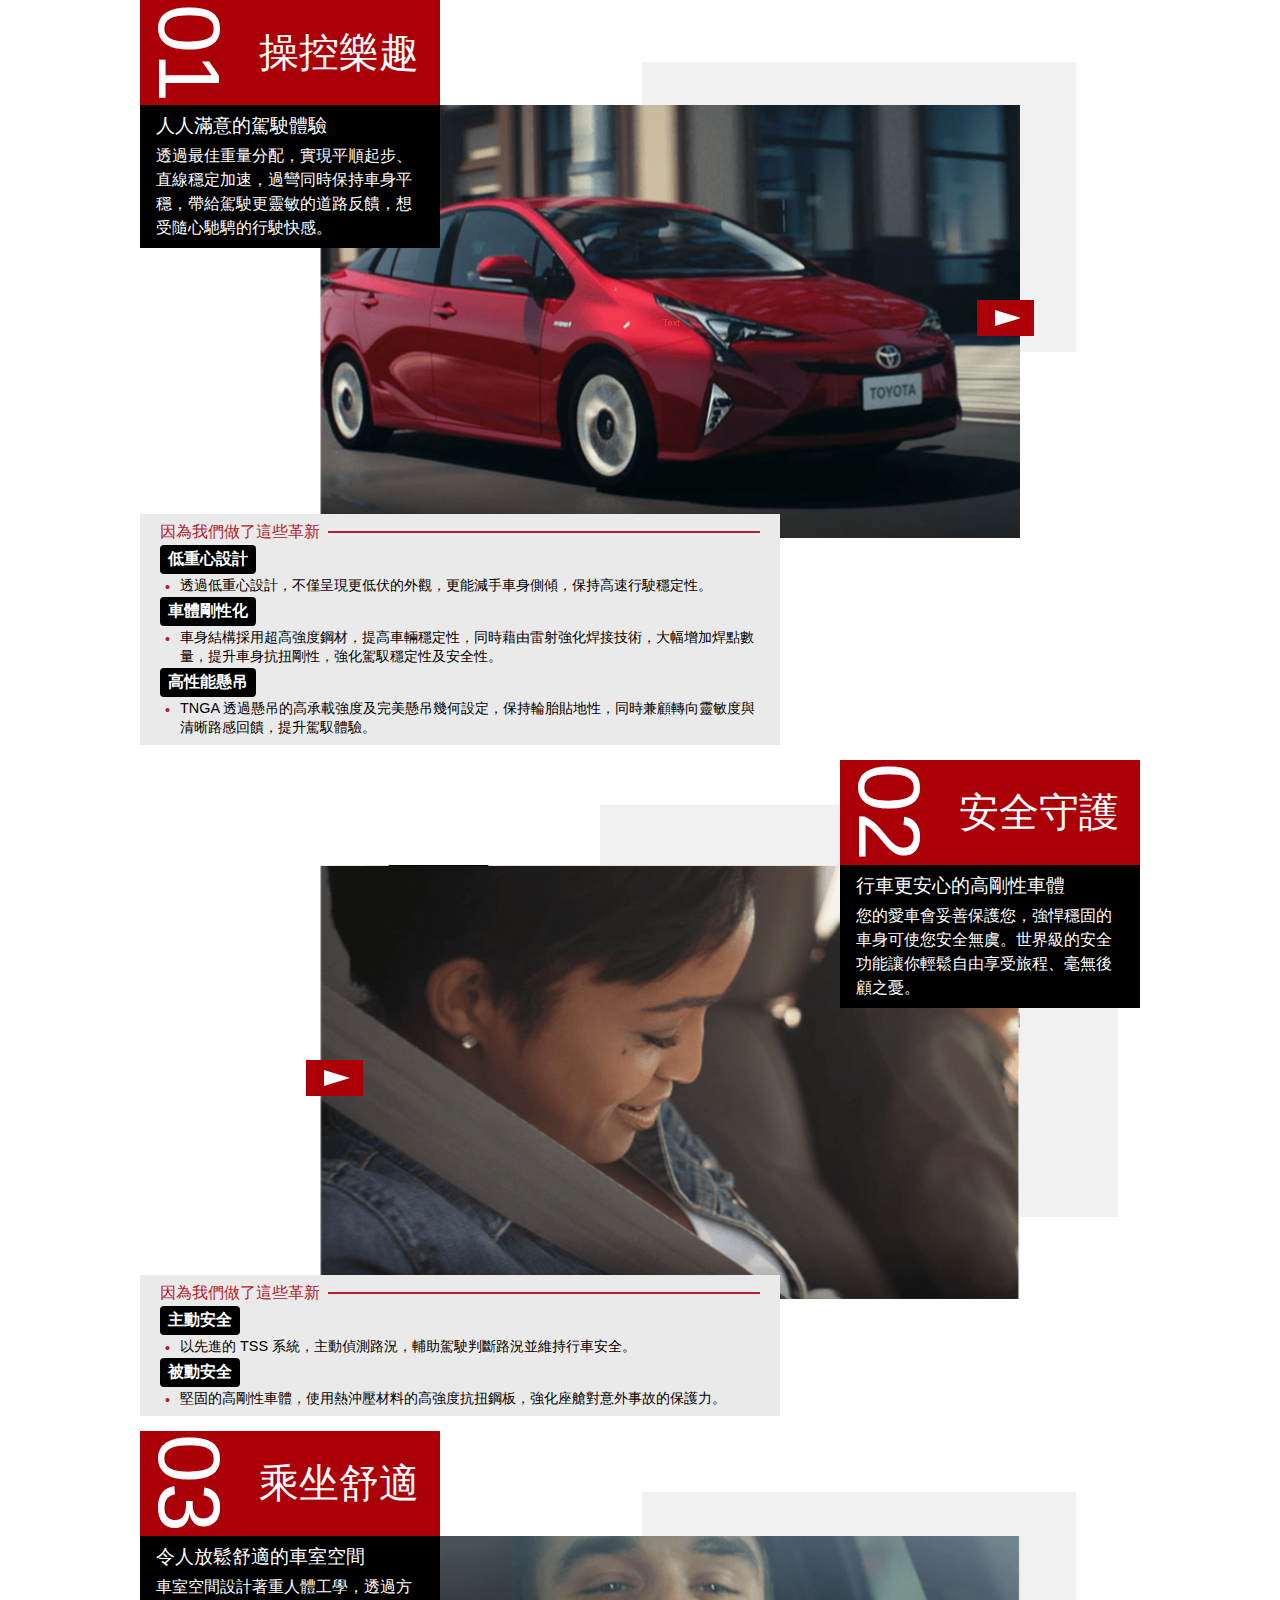
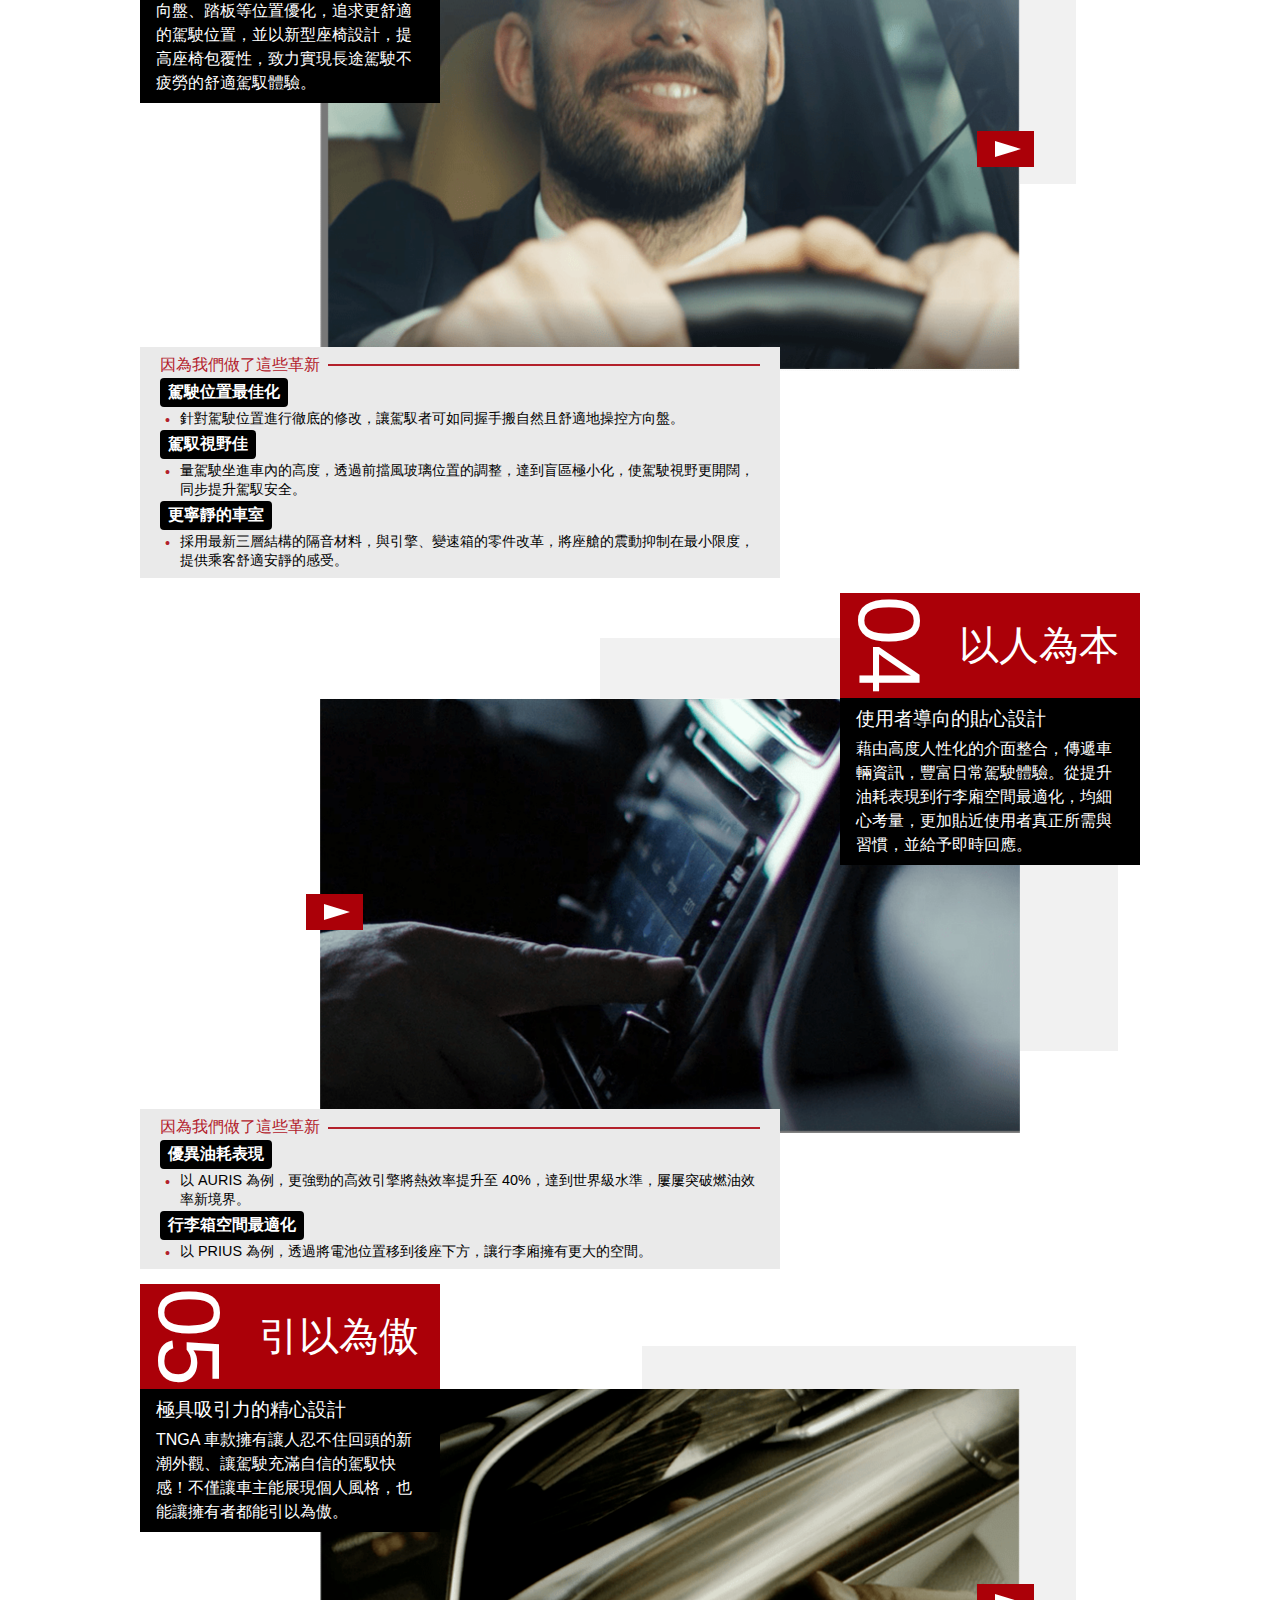
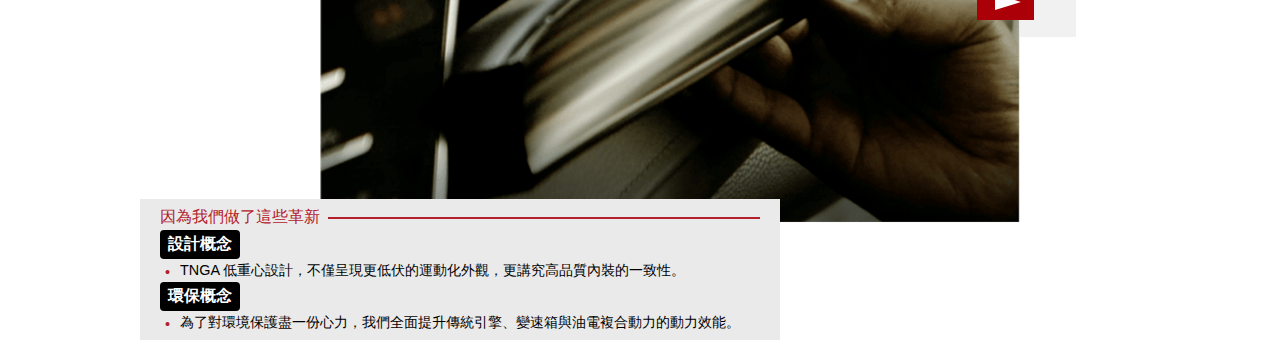
<file: index.html>
<!DOCTYPE html>
<html lang="en">

<head>
  <meta charset="UTF-8">
  <meta name="viewport" content="width=device-width, initial-scale=1.0">
  <title>HW-Toyota-RWD</title>

  <!-- Grid CSS -->
  <link rel="stylesheet" href="css/grid.css">

  <!-- Custom CSS -->
  <link rel="stylesheet" href="css/style.css">
</head>

<body>

  <!-- section 01 -->
  <section class="section-block">
    <div class="container">
      <div class="row">
        <div class="offset-1 offset-lg-1"></div>
        <div class="info col-9 col-lg-3">
          <div class="main-title">
            <span>01</span>
            <span>操控樂趣</span>
          </div>
          <div class="main-desc">
            <span>人人滿意的駕駛體驗</span>
            <p>透過最佳重量分配，實現平順起步、直線穩定加速，過彎同時保持車身平穩，帶給駕駛更靈敏的道路反饋，想受隨心馳騁的行駛快感。</p>
          </div>
        </div>
      </div>

      <div class="row">
        <div class="offset-1 offset-lg-1"></div>
        <div class="movie col-9 col-lg-7">
          <img src=" images/car01.png" alt="">
          <div class="play-button">
            <div class="play-icon"></div>
          </div>
        </div>
      </div>

      <div class="row">
        <div class="col-1 col-lg-1"></div>
        <div class="revolution col-9 col-lg-6">
          <span>因為我們做了這些革新</span>
          <h4>低重心設計</h4>
          <p>透過低重心設計，不僅呈現更低伏的外觀，更能減手車身側傾，保持高速行駛穩定性。</p>
          <h4>車體剛性化</h4>
          <p>車身結構採用超高強度鋼材，提高車輛穩定性，同時藉由雷射強化焊接技術，大幅增加焊點數量，提升車身抗扭剛性，強化駕馭穩定性及安全性。</p>
          <h4>高性能懸吊</h4>
          <p>TNGA 透過懸吊的高承載強度及完美懸吊幾何設定，保持輪胎貼地性，同時兼顧轉向靈敏度與清晰路感回饋，提升駕馭體驗。</p>
        </div>
      </div>
    </div>
  </section>

  <!-- section 02 -->
  <section class="section-block">
    <div class="container">
      <div class="row">
        <div class="col-1 col-lg-8"></div>
        <div class="info col-9 col-lg-3">
          <div class="main-title">
            <span>02</span>
            <span>安全守護</span>
          </div>
          <div class="main-desc">
            <span>行車更安心的高剛性車體</span>
            <p>您的愛車會妥善保護您，強悍穩固的車身可使您安全無虞。世界級的安全功能讓你輕鬆自由享受旅程、毫無後顧之憂。</p>
          </div>
        </div>
      </div>

      <div class="row">
        <div class="col-1"></div>
        <div class="movie col-9 col-lg-7">
          <img src="images/car02.png" alt="">
          <div class="play-button">
            <div class="play-icon"></div>
          </div>
        </div>
      </div>

      <div class="row">
        <div class="col-1 col-lg-1"></div>
        <div class="revolution col-9 col-lg-6">
          <span>因為我們做了這些革新</span>
          <h4>主動安全</h4>
          <p>以先進的 TSS 系統，主動偵測路況，輔助駕駛判斷路況並維持行車安全。</p>
          <h4>被動安全</h4>
          <p>堅固的高剛性車體，使用熱沖壓材料的高強度抗扭鋼板，強化座艙對意外事故的保護力。</p>
        </div>
      </div>

    </div>
  </section>

  <!-- section 03 -->
  <section class="section-block">
    <div class="container">
      <div class="row">
        <div class="col-1 col-lg-1"></div>
        <div class="info col-9 col-lg-3">
          <div class="main-title">
            <span>03</span>
            <span>乘坐舒適</span>
          </div>
          <div class="main-desc">
            <span>令人放鬆舒適的車室空間</span>
            <p>車室空間設計著重人體工學，透過方向盤、踏板等位置優化，追求更舒適的駕駛位置，並以新型座椅設計，提高座椅包覆性，致力實現長途駕駛不疲勞的舒適駕馭體驗。</p>
          </div>
        </div>
      </div>

      <div class="row">
        <div class="col-1 col-lg-1"></div>
        <div class="movie col-9 col-lg-7">
          <img src="images/car03.png" alt="">
          <div class="play-button">
            <div class="play-icon"></div>
          </div>
        </div>
      </div>

      <div class="row">
        <div class="col-1 col-lg-1"></div>
        <div class="revolution col-9 col-lg-6">
          <span>因為我們做了這些革新</span>
          <h4>駕駛位置最佳化</h4>
          <p>針對駕駛位置進行徹底的修改，讓駕馭者可如同握手搬自然且舒適地操控方向盤。</p>
          <h4>駕馭視野佳</h4>
          <p>量駕駛坐進車內的高度，透過前擋風玻璃位置的調整，達到盲區極小化，使駕駛視野更開闊，同步提升駕馭安全。</p>
          <h4>更寧靜的車室</h4>
          <p>採用最新三層結構的隔音材料，與引擎、變速箱的零件改革，將座艙的震動抑制在最小限度，提供乘客舒適安靜的感受。</p>
        </div>
      </div>
    </div>
  </section>

  <!-- section 04 -->
  <section class="section-block">
    <div class="container">
      <div class="row">
        <div class="col-1 col-lg-8"></div>
        <div class="info col-9 col-lg-3">
          <div class="main-title">
            <span>04</span>
            <span>以人為本</span>
          </div>
          <div class="main-desc">
            <span>使用者導向的貼心設計</span>
            <p>藉由高度人性化的介面整合，傳遞車輛資訊，豐富日常駕駛體驗。從提升油耗表現到行李廂空間最適化，均細心考量，更加貼近使用者真正所需與習慣，並給予即時回應。</p>
          </div>
        </div>
      </div>

      <div class="row">
        <div class="col-1"></div>
        <div class="movie col-9 col-lg-7">
          <img src="images/car04.png" alt="">
          <div class="play-button">
            <div class="play-icon"></div>
          </div>
        </div>
      </div>

      <div class="row">
        <div class="col-1 col-lg-1"></div>
        <div class="revolution col-9 col-lg-6">
          <span>因為我們做了這些革新</span>
          <h4>優異油耗表現</h4>
          <p>以 AURIS 為例，更強勁的高效引擎將熱效率提升至 40%，達到世界級水準，屢屢突破燃油效率新境界。</p>
          <h4>行李箱空間最適化</h4>
          <p>以 PRIUS 為例，透過將電池位置移到後座下方，讓行李廂擁有更大的空間。</p>
        </div>
      </div>

    </div>
  </section>

  <!-- section 05 -->
  <section class="section-block">
    <div class="container">
      <div class="row">
        <div class="col-1 col-lg-1"></div>
        <div class="info col-9 col-lg-3">
          <div class="main-title">
            <span>05</span>
            <span>引以為傲</span>
          </div>
          <div class="main-desc">
            <span>極具吸引力的精心設計</span>
            <p>TNGA 車款擁有讓人忍不住回頭的新潮外觀、讓駕駛充滿自信的駕馭快感！不僅讓車主能展現個人風格，也能讓擁有者都能引以為傲。</p>
          </div>
        </div>
      </div>

      <div class="row">
        <div class="col-1 col-lg-1"></div>
        <div class="movie col-9 col-lg-7">
          <img src="images/car05.png" alt="">
          <div class="play-button">
            <div class="play-icon"></div>
          </div>
        </div>
      </div>

      <div class="row">
        <div class="col-1 col-lg-1"></div>
        <div class="revolution col-9 col-lg-6">
          <span>因為我們做了這些革新</span>
          <h4>設計概念</h4>
          <p>TNGA 低重心設計，不僅呈現更低伏的運動化外觀，更講究高品質內裝的一致性。</p>
          <h4>環保概念</h4>
          <p>為了對環境保護盡一份心力，我們全面提升傳統引擎、變速箱與油電複合動力的動力效能。</p>
        </div>
      </div>
    </div>
  </section>
</file>
<file: css/grid.css>
.container {
  width: 100%;
  max-width: 1200px;
  padding: 0 15px;
  box-sizing: border-box;
  margin: auto;
}

.row {
  display: flex;
  flex-wrap: wrap;
  margin: 0 -15px;
}

[class^="col-"] {
  padding: 0 15px;
  box-sizing: border-box;
}

.col-1 {
  width: 8.333333%;
}

.col-2 {
  width: 16.666666%;
}

.col-3 {
  width: 25%;
}

.col-4 {
  width: 33.333333%;
}

.col-5 {
  width: 41.666666%;
}

.col-6 {
  width: 50%;
}

.col-7 {
  width: 58.333333%;
}

.col-8 {
  width: 66.666666%;
}

.col-9 {
  width: 75%;
}

.col-10 {
  width: 83.333333%;
}

.col-11 {
  width: 91.666666%;
}

.col-12 {
  width: 100%;
}

@media screen and (min-width: 768px) {
  .col-md-1 {
    width: 8.333333%;
  }

  .col-md-2 {
    width: 16.666666%;
  }

  .col-md-3 {
    width: 25%;
  }

  .col-md-4 {
    width: 33.333333%;
  }

  .col-md-5 {
    width: 41.666666%;
  }

  .col-md-6 {
    width: 50%;
  }

  .col-md-7 {
    width: 58.333333%;
  }

  .col-md-8 {
    width: 66.666666%;
  }

  .col-md-9 {
    width: 75%;
  }

  .col-md-10 {
    width: 83.333333%;
  }

  .col-md-11 {
    width: 91.666666%;
  }

  .col-md-12 {
    width: 100%;
  }

  .offset-md-0 {
    margin-left: 0;
  }
  .offset-md-1 {
    margin-left: 8.333333%;
  }
  .offset-md-2 {
    margin-left: 16.666667%;
  }
  .offset-md-3 {
    margin-left: 25%;
  }
  .offset-md-4 {
    margin-left: 33.333333%;
  }
  .offset-md-5 {
    margin-left: 41.666667%;
  }
  .offset-md-6 {
    margin-left: 50%;
  }
  .offset-md-7 {
    margin-left: 58.333333%;
  }
  .offset-md-8 {
    margin-left: 66.666667%;
  }
  .offset-md-9 {
    margin-left: 75%;
  }
  .offset-md-10 {
    margin-left: 83.333333%;
  }
  .offset-md-11 {
    margin-left: 91.666667%;
  }
}

@media screen and (min-width: 992px) {
  .col-lg-1 {
    width: 8.333333%;
  }

  .col-lg-2 {
    width: 16.666666%;
  }

  .col-lg-3 {
    width: 25%;
  }

  .col-lg-4 {
    width: 33.333333%;
  }

  .col-lg-5 {
    width: 41.666666%;
  }

  .col-lg-6 {
    width: 50%;
  }

  .col-lg-7 {
    width: 58.333333%;
  }

  .col-lg-8 {
    width: 66.666666%;
  }

  .col-lg-9 {
    width: 75%;
  }

  .col-lg-10 {
    width: 83.333333%;
  }

  .col-lg-11 {
    width: 91.666666%;
  }

  .col-lg-12 {
    width: 100%;
  }

  .offset-lg-0 {
    margin-left: 0;
  }
  .offset-lg-1 {
    margin-left: 8.333333%;
  }
  .offset-lg-2 {
    margin-left: 16.666667%;
  }
  .offset-lg-3 {
    margin-left: 25%;
  }
  .offset-lg-4 {
    margin-left: 33.333333%;
  }
  .offset-lg-5 {
    margin-left: 41.666667%;
  }
  .offset-lg-6 {
    margin-left: 50%;
  }
  .offset-lg-7 {
    margin-left: 58.333333%;
  }
  .offset-lg-8 {
    margin-left: 66.666667%;
  }
  .offset-lg-9 {
    margin-left: 75%;
  }
  .offset-lg-10 {
    margin-left: 83.333333%;
  }
  .offset-lg-11 {
    margin-left: 91.666667%;
  }
}

@media screen and (min-width: 1200px) {
  .col-xl-1 {
    width: 8.333333%;
  }

  .col-xl-2 {
    width: 16.666666%;
  }

  .col-xl-3 {
    width: 25%;
  }

  .col-xl-4 {
    width: 33.333333%;
  }

  .col-xl-5 {
    width: 41.666666%;
  }

  .col-xl-6 {
    width: 50%;
  }

  .col-xl-7 {
    width: 58.333333%;
  }

  .col-xl-8 {
    width: 66.666666%;
  }

  .col-xl-9 {
    width: 75%;
  }

  .col-xl-10 {
    width: 83.333333%;
  }

  .col-xl-11 {
    width: 91.666666%;
  }

  .col-xl-12 {
    width: 100%;
  }

  .offset-xl-0 {
    margin-left: 0;
  }
  .offset-xl-1 {
    margin-left: 8.333333%;
  }
  .offset-xl-2 {
    margin-left: 16.666667%;
  }
  .offset-xl-3 {
    margin-left: 25%;
  }
  .offset-xl-4 {
    margin-left: 33.333333%;
  }
  .offset-xl-5 {
    margin-left: 41.666667%;
  }
  .offset-xl-6 {
    margin-left: 50%;
  }
  .offset-xl-7 {
    margin-left: 58.333333%;
  }
  .offset-xl-8 {
    margin-left: 66.666667%;
  }
  .offset-xl-9 {
    margin-left: 75%;
  }
  .offset-xl-10 {
    margin-left: 83.333333%;
  }
  .offset-xl-11 {
    margin-left: 91.666667%;
  }
}

.offset-1 {
  margin-left: 8.333333%;
}

.offset-2 {
  margin-left: 16.666667%;
}

.offset-3 {
  margin-left: 25%;
}

.offset-4 {
  margin-left: 33.333333%;
}

.offset-5 {
  margin-left: 41.666667%;
}

.offset-6 {
  margin-left: 50%;
}

.offset-7 {
  margin-left: 58.333333%;
}

.offset-8 {
  margin-left: 66.666667%;
}

.offset-9 {
  margin-left: 75%;
}

.offset-10 {
  margin-left: 83.333333%;
}

.offset-11 {
  margin-left: 91.666667%;
}
</file>
<file: css/style.css>
* {
  margin: 0;
  padding: 0;
  list-style: none;
  font-family: 'Noto Sans TC', sans-serif;
}

.section-block {
  margin-bottom: 15px;
}

.info {
  background-color: #000;
  z-index: 1;
  color: #fff;
  position: relative;
}

.main-title {
  background-color: rgb(171, 0, 8);
  display: flex;
  justify-content: flex-end;
}

.main-title span:nth-child(1) {
  align-self: center;
  font-size: 5.5rem;
  line-height: 5rem;
  font-weight: 100;
  transform: rotate(90deg);
}

.main-title span:nth-child(2) {
  padding: 25px 0;
  text-align: center;
  font-size: 2.5rem;
  font-weight: 100;
  flex-grow: 2;
}

.main-desc {
  background-color: #000;
  color: #fff;
  padding: 8px 16px;
  z-index: 1;
  position: absolute;
}

.main-desc span {
  display: block;
  font-size: 1.2rem;
  font-weight: 200;
  margin-bottom: 5px;
}

.main-desc p {
  font-size: 1rem;
  line-height: 1.5rem;
  font-weight: 100;
}

.movie {
  margin-left: 15%;
  position: relative;
}

.section-block:nth-child(odd) .movie::before{
  content: '';
  position: absolute;
  width: 62%;
  height: 67%;
  background-color: rgb(241, 241, 241);
  right: -8%;
  top: -10%;
  z-index: -1;
}

.section-block:nth-child(even) .movie::before{
  content: '';
  position: absolute;
  width: 74%;
  height: 95%;
  background-color: rgb(241, 241, 241);
  right: -14%;
  top: -13.8%;
  z-index: -1;
}

.movie img {
  width: 100%;
  vertical-align: bottom;
}

.movie .play-icon {
  width: 0;
  height: 0;
  margin-left: 18px;
  border-top: 8px solid transparent;
  border-left: 26px solid #fff;
  border-bottom: 8px solid transparent;
}

.movie .play-button {
  width: 57px;
  height: 36px;
  background-color: rgb(171, 0, 8);
  position: absolute;
  display: flex;
  align-items: center;
  top: 45%;
}

.section-block:nth-child(odd) .play-button {
  right: -2%;
}

.section-block:nth-child(even) .play-button {
  left: -2%;
}

.revolution {
  position: relative;
  background-color: rgb(234, 234, 234);
  z-index: 1;
  padding: 8px 20px;
  margin-top: -24px;
}

.revolution span:first-child {
  color: rgb(179, 32, 43);
  font-size: 1rem;
  font-weight: 500;
  display: block;
  display: flex;
  align-items: center;
}

.revolution span:first-child::after {
  content: '';
  flex-grow: 1;
  height: 2px;
  margin-left: 8px;
  background-color: rgb(179, 32, 43);
}

.revolution h4 {
  display: inline-block;
  padding: 4px 8px;
  margin: 2px 0;
  border-radius: 4px;
  color: #fff;
  background-color: #000;
}

.revolution p {
  font-size: .9rem;
  position: relative;
  padding-left: 20px;
}

.revolution p::before {
  content: '•';
  position: absolute;
  left: 5px;
  top: 3px;
  color:rgb(179, 32, 43);
}

@media screen and (max-width: 768px) {
  .main-desc p {
    font-size: .7rem;
    line-height: 1rem;
    font-weight: 100;
  }
  
  .movie {
    margin-top: -5%;
    margin-left: 10%;
  }
  .main-desc {
    position: relative;
  }

  .revolution {
    margin-top: 0;
  }

  .section-block:nth-child(odd) .movie::before{
    right: 3%;
    top: -50%;
  }

  .section-block:nth-child(even) .movie::before{
    right: 0%;
    top: -50%;
  }
 
  .section-block:nth-child(even) .play-button {
    left: 85%;
  }
}
</file>
